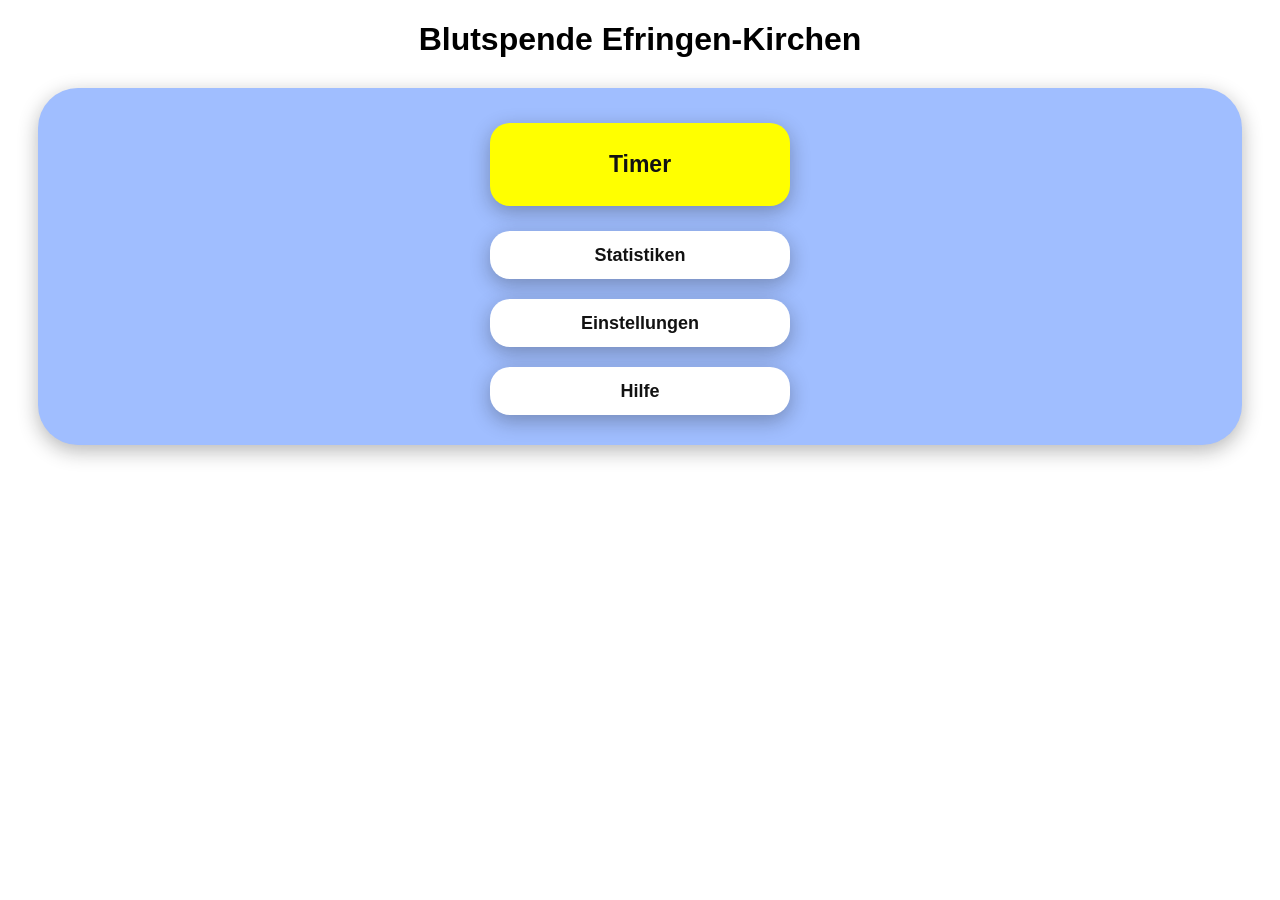
<file: index.html>
﻿<!DOCTYPE html>

<html lang="de" xmlns="http://www.w3.org/1999/xhtml">

<head>
    <meta charset="utf-8" />
    <title>Blutspende Efringen-Kirchen</title>
    <link rel="stylesheet" href="style.css">
    <link rel="icon" type="image/png" href="images/favicon.png">
</head>


<body>


    <h1>Blutspende Efringen-Kirchen</h1>

    <div class="background">

        <button id="menu_timer" class="menu_big_button"><b>Timer</b></button>
        <br>
        <button id="menu_stats" class="menu_small_button">Statistiken</button>
        <br>
        <button id="menu_settings" class="menu_small_button">Einstellungen</button>
        <br>
        <button id="menu_help" class="menu_small_button">Hilfe</button>

    </div>



    <script src="script.js"></script>
</body>

</html>
</file>
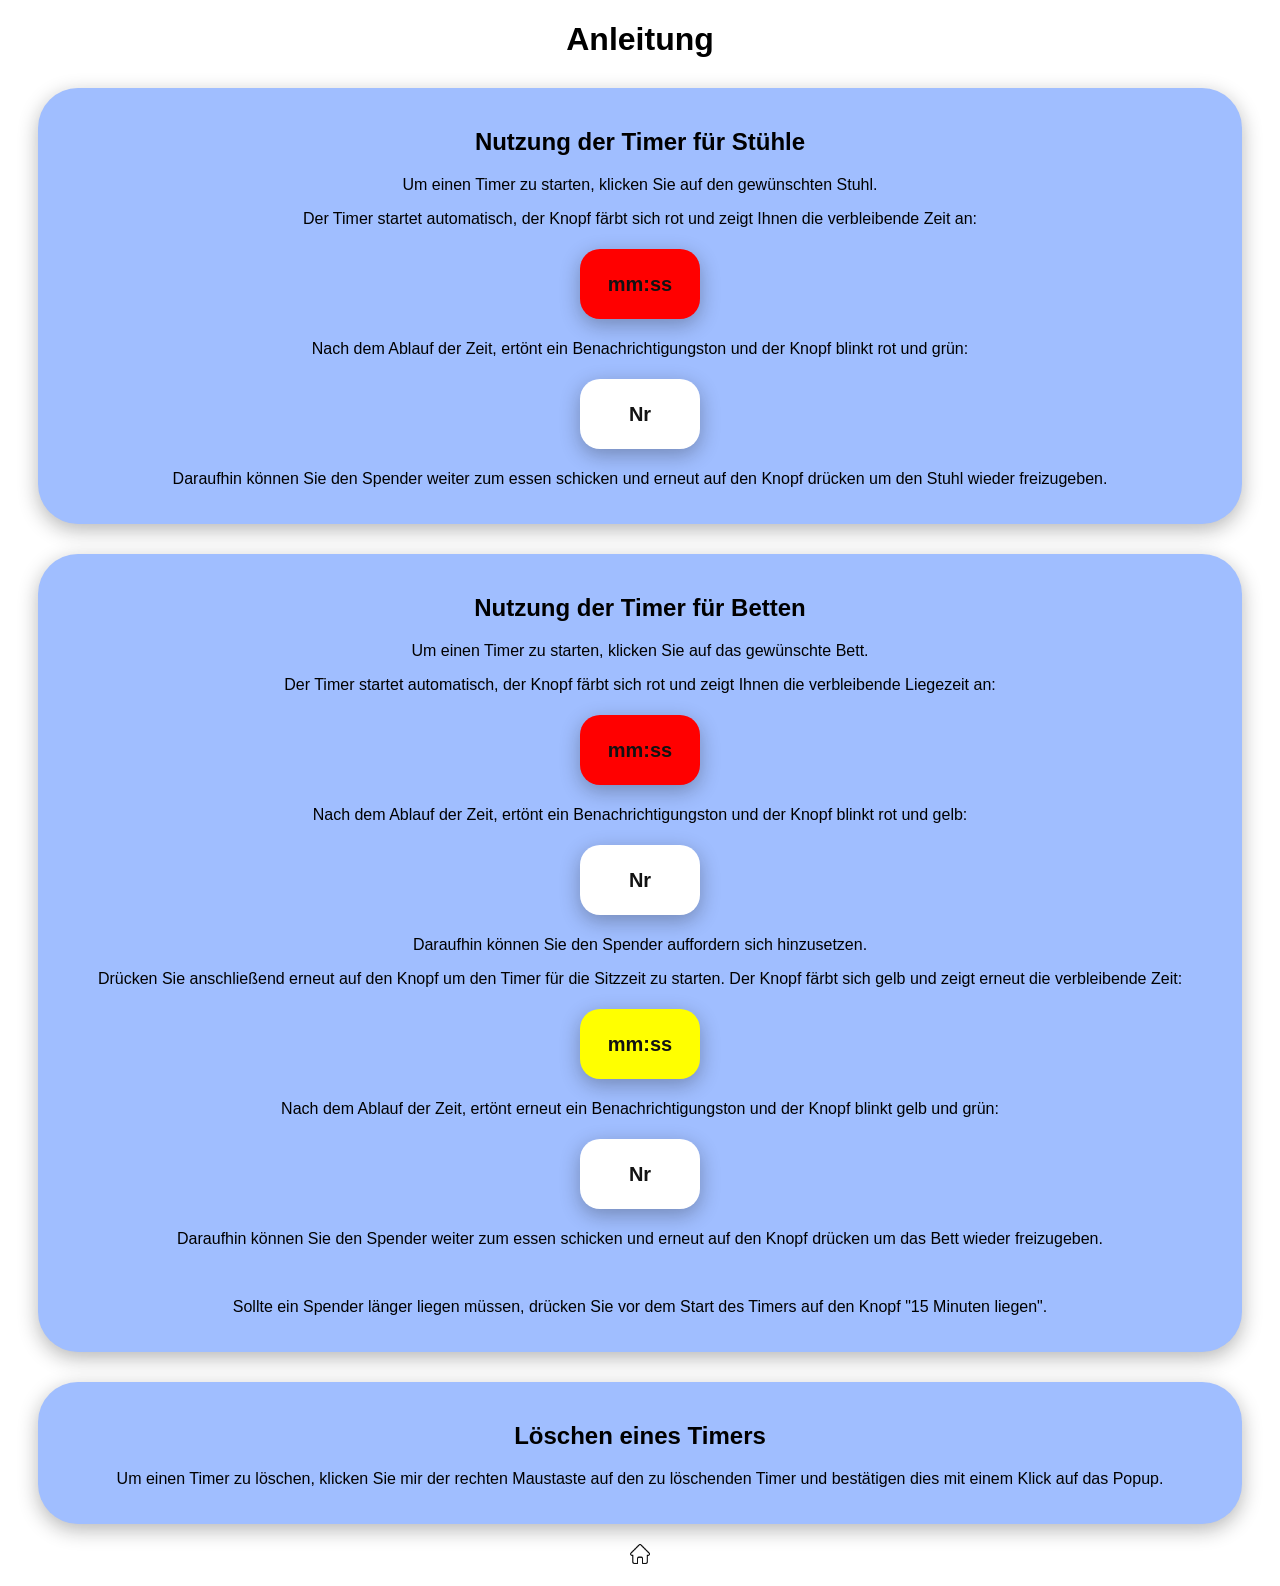
<file: help.html>
<!DOCTYPE html>
<html lang="de">

<head>
    <meta charset="UTF-8">
    <meta name="viewport" content="width=device-width, initial-scale=1.0">
    <title>Hilfe</title>

    <link rel="stylesheet" href="style.css">
    <link rel="icon" type="image/png" href="images/favicon.png">
</head>

<body>


    <h1>Anleitung</h1>

    <div class="background">

        <h2>Nutzung der Timer für Stühle</h2>

        <p>Um einen Timer zu starten, klicken Sie auf den gewünschten Stuhl.</p>
        <p>Der Timer startet automatisch, der Knopf färbt sich rot und zeigt Ihnen die verbleibende Zeit an:</p>

        <button class="timer_button red">mm:ss</button>

        <p>Nach dem Ablauf der Zeit, ertönt ein Benachrichtigungston und der Knopf blinkt rot und grün:</p>

        <button class="timer_button blink_s">Nr</button>

        <p>Daraufhin können Sie den Spender weiter zum essen schicken und erneut auf den Knopf drücken um den Stuhl
            wieder freizugeben.</p>

    </div>

    <div class="background">

        <h2>Nutzung der Timer für Betten</h2>

        <p>Um einen Timer zu starten, klicken Sie auf das gewünschte Bett.</p>
        <p>Der Timer startet automatisch, der Knopf färbt sich rot und zeigt Ihnen die verbleibende Liegezeit an:
        </p>

        <button class="timer_button red">mm:ss</button>

        <p>Nach dem Ablauf der Zeit, ertönt ein Benachrichtigungston und der Knopf blinkt rot und gelb:</p>

        <button class="timer_button blink_b1">Nr</button>

        <p>Daraufhin können Sie den Spender auffordern sich hinzusetzen.
        <p>
        <p> Drücken Sie anschließend erneut auf den Knopf um den Timer für die Sitzzeit zu starten. Der Knopf färbt
            sich gelb und zeigt erneut die verbleibende Zeit:</p>

        <button class="timer_button yellow">mm:ss</button>

        <p>Nach dem Ablauf der Zeit, ertönt erneut ein Benachrichtigungston und der Knopf blinkt gelb und grün:</p>

        <button class="timer_button blink_b2">Nr</button>

        <p>Daraufhin können Sie den Spender weiter zum essen schicken und erneut auf den Knopf drücken um das Bett
            wieder freizugeben.</p>
        <br>
        <p>Sollte ein Spender länger liegen müssen, drücken Sie vor dem Start des Timers auf den Knopf "15 Minuten
            liegen".</p>

    </div>

    <div class="background">

        <h2>Löschen eines Timers</h2>

        <p>Um einen Timer zu löschen, klicken Sie mir der rechten Maustaste auf den zu löschenden Timer und
            bestätigen dies mit einem Klick auf das Popup.</p>

    </div>

    <img id="home" alt="Home-Button" class="home" src="images/home.png">


</body>

<script src="script.js"></script>

</html>
</file>
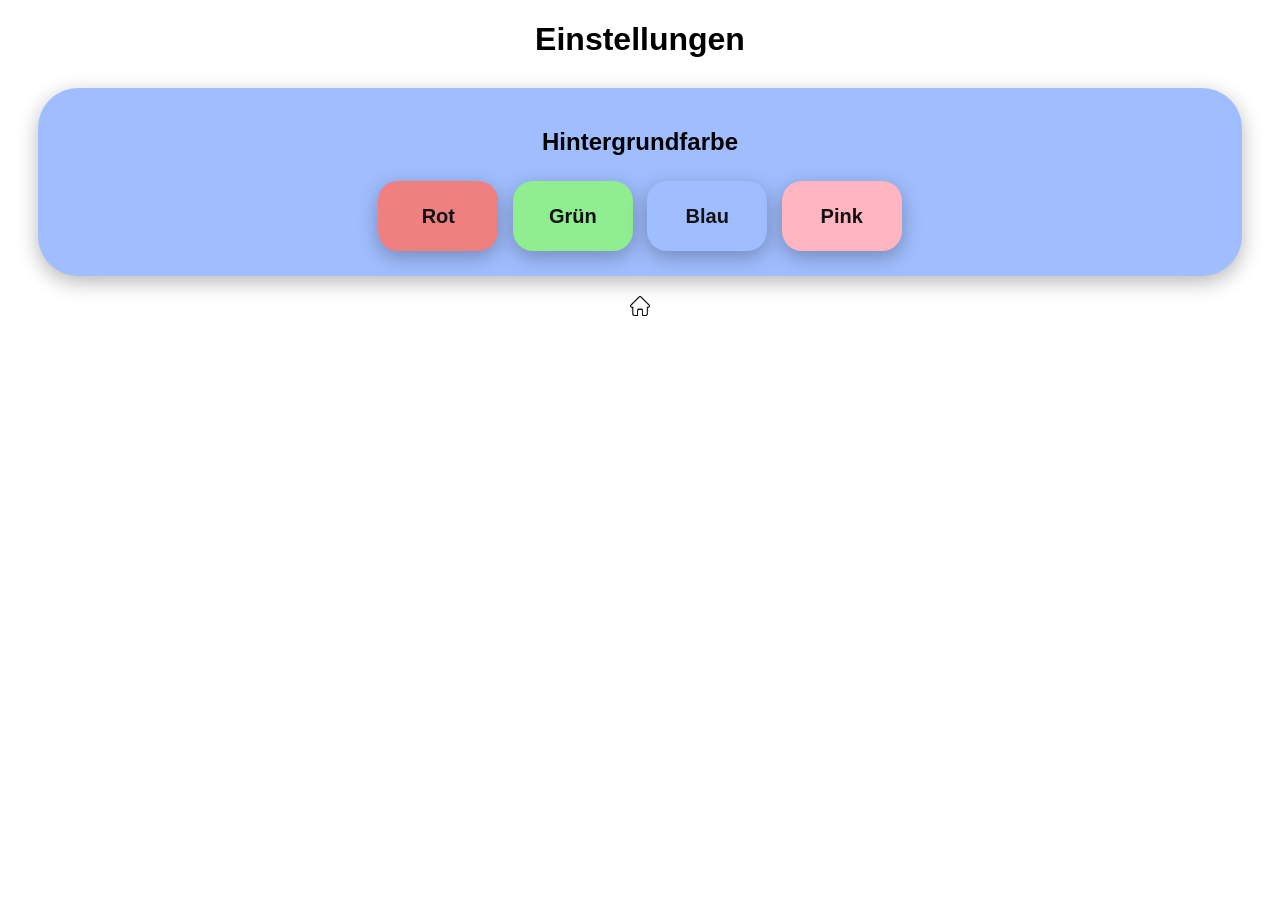
<file: settings.html>
﻿<!DOCTYPE html>

<html lang="de" xmlns="http://www.w3.org/1999/xhtml">

<head>
	<meta charset="utf-8" />
	<title>Blutspende Einstellungen</title>

	<link rel="stylesheet" href="style.css">
	<link rel="icon" type="image/png" href="images/favicon.png">
</head>


<body>



	<h1>Einstellungen</h1>

	<div class="background">
		<h2>Hintergrundfarbe</h2>
		<button id="bgColorRed" class="timer_button">Rot</button>
		<button id="bgColorGreen" class="timer_button">Grün</button>
		<button id="bgColorBlue" class="timer_button">Blau</button>
		<button id="bgColorPink" class="timer_button">Pink</button>
	</div>

	<img id="home" alt="Home-Button" class="home" src="images/home.png">



	<script src="script.js"></script>

</body>

</html>
</file>
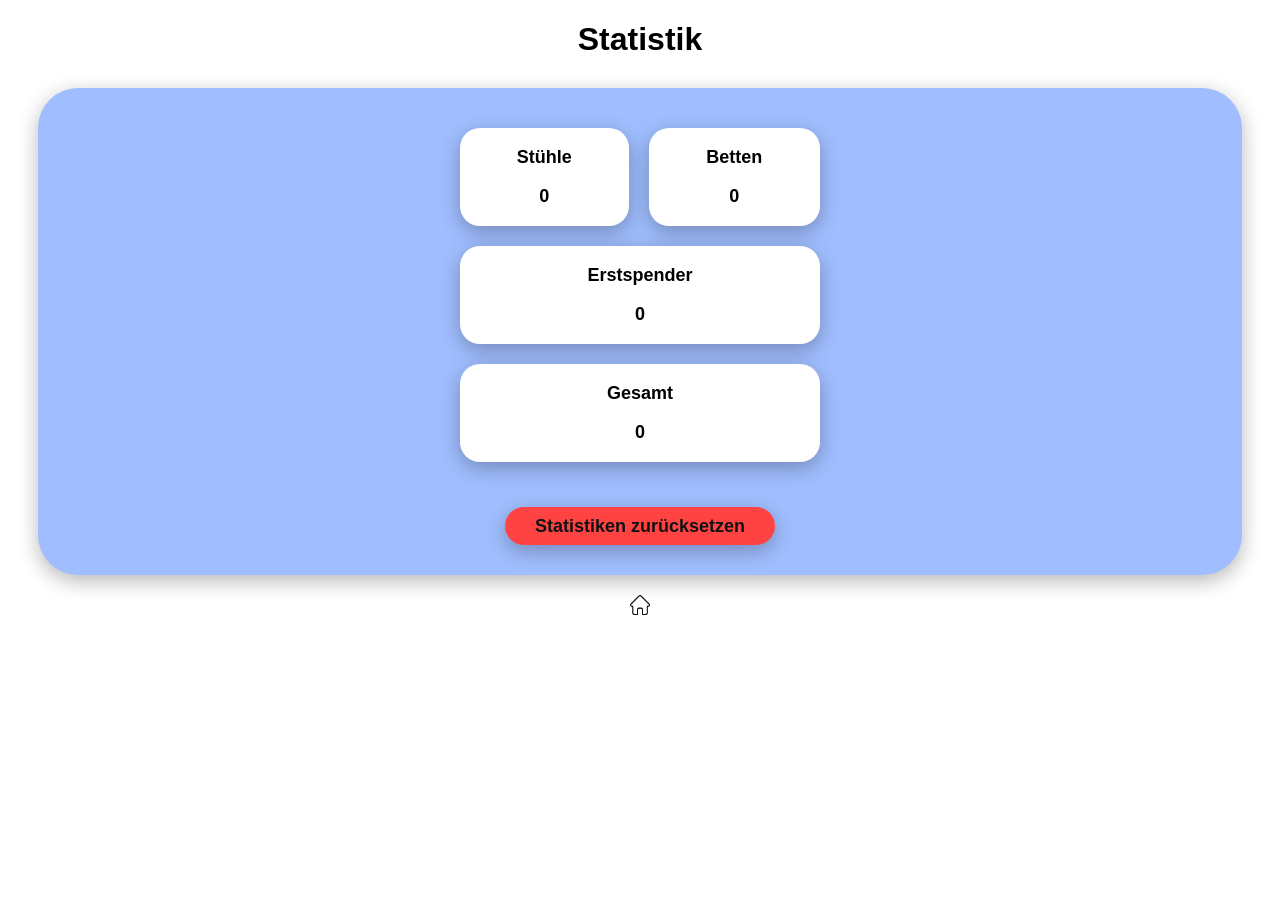
<file: stats.html>
<!DOCTYPE html>
<html lang="de">

<head>
    <meta charset="UTF-8">
    <meta name="viewport" content="width=device-width, initial-scale=1.0">
    <title>Blutspende Statistik</title>

    <link rel="stylesheet" href="style.css">
    <link rel="icon" type="image/png" href="images/favicon.png">
</head>

<body>



    <h1>Statistik</h1>

    <div class="background">

        <table class="stats">
            <tr>
                <th>
                    <p>Stühle</p>
                    <p id="stuhl_stats"></p>
                </th>
                <th>
                    <p>Betten</p>
                    <p id="bett_stats"></p>
                </th>
            </tr>
            <tr>
                <th colspan="2">
                    <p>Erstspender</p>
                    <p id="erstspender_stats"></p>
                </th>
            </tr>
            <tr>
                <th colspan="2">
                    <p>Gesamt</p>
                    <p id="total_stats"></p>
                </th>
            </tr>
        </table>

        <button id="reset_stats" class="reset_button">
            Statistiken zurücksetzen
        </button>

    </div>

    <img id="home" alt="Home-Button" class="home" src="images/home.png">



    <script src="script.js"></script>
</body>

</html>
</file>
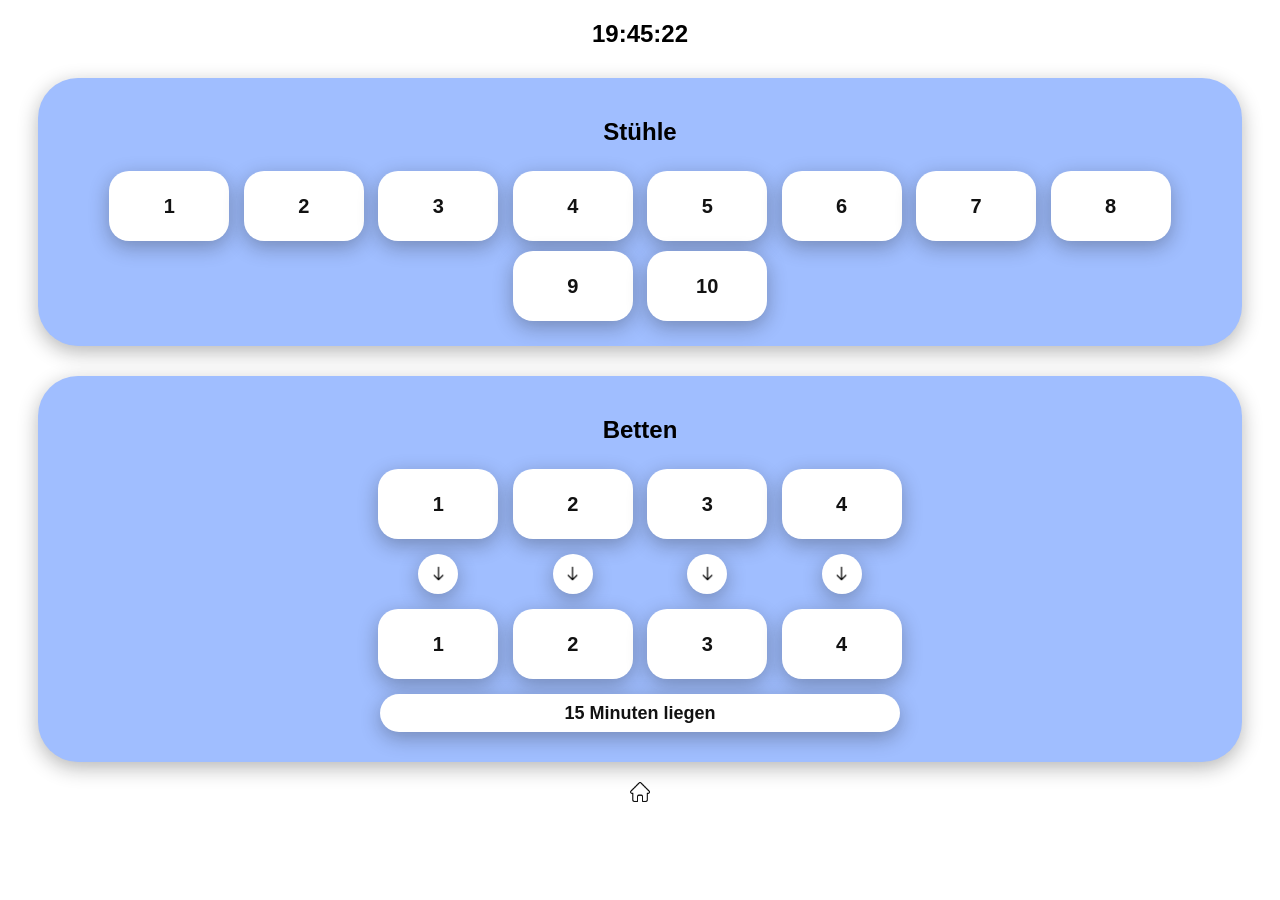
<file: timer.html>
﻿<!DOCTYPE html>

<html lang="de" xmlns="http://www.w3.org/1999/xhtml">

<head>
	<meta charset="utf-8" />
	<title>Blutspende Timer</title>

	<link rel="stylesheet" href="style.css">
	<link rel="icon" type="image/png" href="images/favicon.png">
</head>


<body>

	<!--<h1>Timer</h1>-->
	<h2 id="clock">hh:mm:ss</h2>

	<div id="s" class="background">
		<h2>Stühle</h2>

		<button id="s0" class="timer_button">
			1
		</button>

		<button id="s1" class="timer_button">
			2
		</button>

		<button id="s2" class="timer_button">
			3
		</button>

		<button id="s3" class="timer_button">
			4
		</button>

		<button id="s4" class="timer_button">
			5
		</button>

		<button id="s5" class="timer_button">
			6
		</button>

		<button id="s6" class="timer_button">
			7
		</button>

		<button id="s7" class="timer_button">
			8
		</button>

		<button id="s8" class="timer_button">
			9
		</button>

		<button id="s9" class="timer_button">
			10
		</button>
	</div>


	<div id="b" class="background">
		<h2>Betten</h2>

		<button id="b0" class="timer_button">
			1
		</button>

		<button id="b1" class="timer_button">
			2
		</button>

		<button id="b2" class="timer_button">
			3
		</button>

		<button id="b3" class="timer_button">
			4
		</button>
		<br>

		<button id="skip0" class="skip_button">
			<img src="images/down.png" alt="down" class="arrow">
		</button>

		<button id="skip1" class="skip_button">
			<img src="images/down.png" alt="down" class="arrow">
		</button>

		<button id="skip2" class="skip_button">
			<img src="images/down.png" alt="down" class="arrow">
		</button>

		<button id="skip3" class="skip_button">
			<img src="images/down.png" alt="down" class="arrow">
		</button>

		<br>
		<button id="bs0" class="timer_button">
			1
		</button>

		<button id="bs1" class="timer_button">
			2
		</button>

		<button id="bs2" class="timer_button">
			3
		</button>

		<button id="bs3" class="timer_button">
			4
		</button>

		<br>
		<button id="erstspender" class="erstspender">
			15 Minuten liegen
		</button>
	</div>

	<div id="popupBackground" class="popupBackground hidden"></div>

	<div id="popupWindow" class="popupWindow hidden">

		<h2 id="popupTitle">Title</h2>
		<h3 id="popupSubtitle" class="popupSubtitle">Subtitle</h3>

		<button id="cancelButton" class="popupButton cancel">Nein</button>
		<button id="confirmButton" class="popupButton confirm">Ja</button>

	</div>

	<img id="home" alt="Home-Button" class="home" src="images/home.png">

	<script src="script.js"></script>

</body>

</html>
</file>
<file: style.css>
﻿:root {
	--background0: #000000;
	--background1: #4f6d8f;
	--background1_border: null;
	--background2: #778da9;
	--background2_border: null;
	--font: black;
}

* {
	font-family: Inter, sans-serif;
	text-align: center;

	user-select: none;
	-webkit-user-select: none;
	touch-action: manipulation;
}

/*
h1 {
	font-size: 32px;
}

h2 {
	font-size: 24px;
	margin-bottom: 35px;
}

p {
	font-size: 15px;
}*/

button {

	align-items: center;
	background-color: #fff;
	border-radius: 12px;
	border: 0;
	box-shadow: transparent 0 0 0 3px, rgba(18, 18, 18, .3) 0 6px 20px;
	box-sizing: border-box;
	color: #121212;
	cursor: pointer;
	display: inline-flex;
	flex: 1 1 auto;
	font-size: 1.2rem;
	font-weight: 700;
	justify-content: center;
	line-height: 1;
	outline: none;
	text-align: center;
	text-decoration: none;
	transition: box-shadow .2s, -webkit-box-shadow .2s;
	white-space: nowrap;
}

button:hover {
	box-shadow: #121212 0 0 0 2px, transparent 0 0 0 0;
}

.background {
	margin: 30px;
	margin-bottom: 0px;
	padding: 20px;
	border: 0;
	border-radius: 40px;
	background-color: rgb(160, 190, 255);
	box-shadow: transparent 0 0 0 3px, rgba(18, 18, 18, .3) 0 6px 20px;
	box-sizing: border-box;
}

/*rgb(160, 190, 255)*/

.menu_big_button {
	padding-top: 30px;
	padding-bottom: 30px;
	width: 300px;
	font-size: 23px;
	margin: 15px;
	border-radius: 20px;
	background-color: yellow;
}

.menu_small_button {
	padding-top: 15px;
	padding-bottom: 15px;
	width: 300px;
	font-size: 18px;
	margin: 10px;
	border-radius: 20px;
}

.timer_button {
	padding: 25px 35px;
	font-size: 20px;
	margin: 5px 5px;
	border-radius: 20px;
	width: 120px;
}

.skip_button {
	padding: 10px;
	margin: 10px 45px;
	border-radius: 100%;
	width: 40px;
	height: 40px;
}

.arrow {
	width: 15px;
	height: 15px;
}

.erstspender {
	width: 520px;
	padding: 10px 30px;
	font-size: 18px;
	margin: 10px;
	border-radius: 20px;
}

.home {
	padding: 10px;
	margin-top: 10px;
	width: 20px;
	height: 20px;
}

.reset_button {
	padding: 10px 30px;
	font-size: 18px;
	margin: 10px;
	border-radius: 20px;
	background-color: rgb(255, 67, 67);
	border-color: red;
}

.stats {
	font-size: 18px;
	margin-left: auto;
	margin-right: auto;
	width: 400px;
}


th {
	background-color: white;
	border-radius: 20px;
	box-shadow: transparent 0 0 0 3px, rgba(18, 18, 18, .3) 0 6px 20px;
	box-sizing: border-box;
}

table {
	margin-bottom: 15px;
	border-spacing: 20px;
}

.yellow {
	background-color: yellow;
	border-color: 2px, solid, yellow;
}

.red {
	background-color: red;
	border-color: 2px, solid, red;
}

.blink_s {
	animation-name: blink_s;
	animation-iteration-count: infinite;
	animation-duration: 1s;
}

.blink_b1 {
	animation-name: blink_b1;
	animation-iteration-count: infinite;
	animation-duration: 1s;
}

.blink_b2 {
	animation-name: blink_b2;
	animation-iteration-count: infinite;
	animation-duration: 1s;
}

.hidden {
	visibility: hidden;
}

.popupBackground {
	background-color: black;
	width: 100%;
	height: 100%;
	position: absolute;
	top: 0px;
	left: 0px;
	opacity: 0.6;
}

.popupWindow {
	background-color: #fff;
	border-radius: 20px;
	width: 400px;
	height: 300px;
	position: absolute;
	top: 50%;
	left: 50%;
	margin-top: -150px;
	margin-left: -200px;
}

.popupSubtitle {
	position: relative;
	margin-top: 30px;
	left: 25px;
	height: 135px;
	max-width: 350px;
	line-height: 40px;
}

.popupButton {
	font-size: medium;
	border-radius: 10px;
	width: 155px;
	height: 40px;
	margin: 0px 20px;
}

.confirm {
	color: white;
	background-color: red;

}


@keyframes blink_b1 {
	0% {
		background-color: red;
		border-color: red;
	}

	50% {
		background-color: yellow;
		border-color: yellow;
	}

	100% {
		background-color: red;
		border-color: red;
	}
}

@keyframes blink_b2 {
	0% {
		background-color: yellow;
		border-color: yellow;
		color: black;
	}

	50% {
		background-color: green;
		border-color: green;
		color: white;
	}

	100% {
		background-color: yellow;
		border-color: yellow;
		color: black;
	}
}

@keyframes blink_s {
	0% {
		background-color: red;
		border-color: red;
		color: black;
	}

	50% {
		background-color: green;
		border-color: green;
		color: white;
	}

	100% {
		background-color: red;
		border-color: red;
		color: black;
	}
}



.tobi {
	height: 50px;
}

#bgColorRed {
	background-color: lightcoral;
}

#bgColorGreen {
	background-color: lightgreen;
}

#bgColorBlue {
	background-color: rgb(160, 190, 255);
}

#bgColorPink {
	background-color: lightpink;
}
</file>
